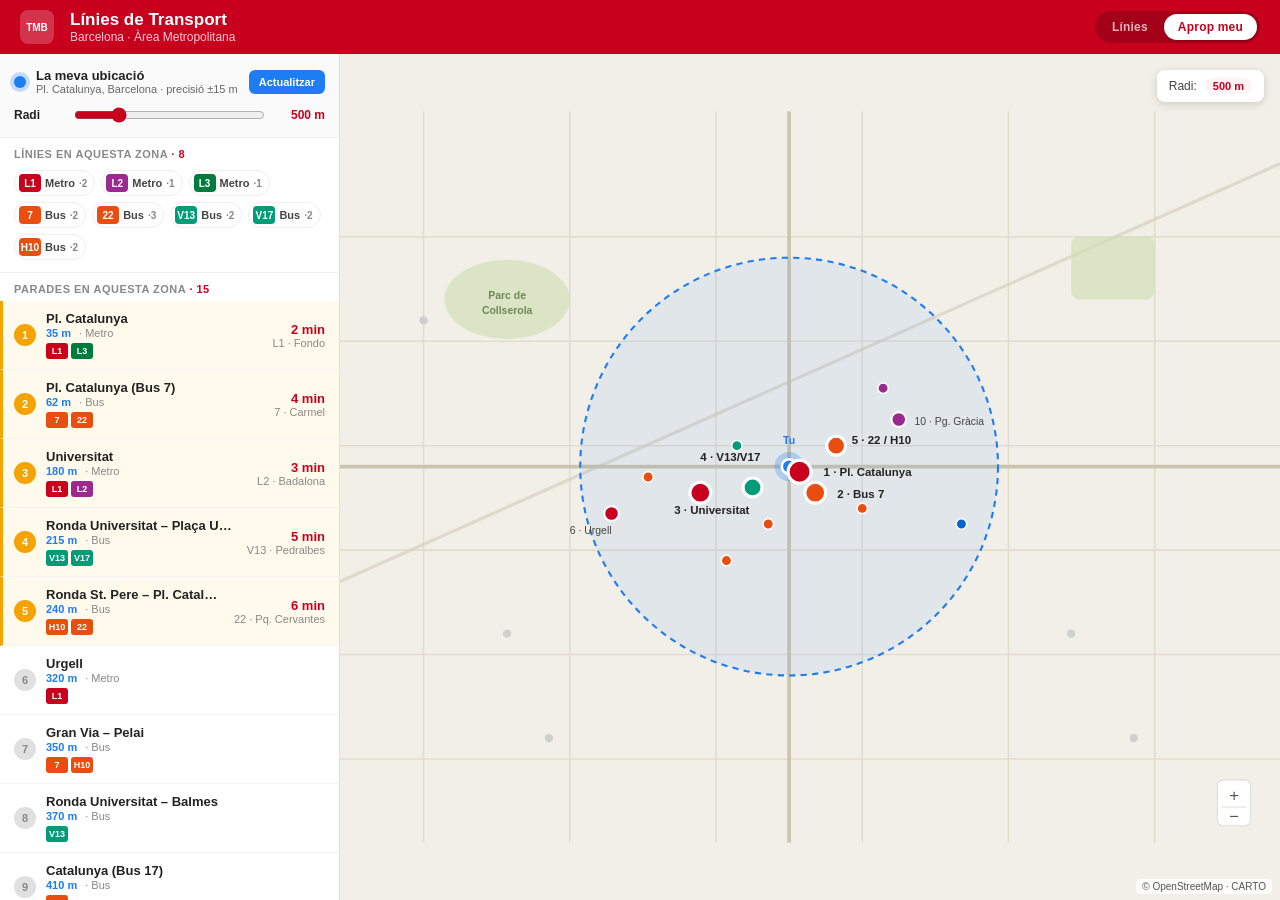
<file: mockup-aprop-meu.html>
<!DOCTYPE html>
<html lang="ca">
<head>
  <meta charset="UTF-8" />
  <meta name="viewport" content="width=device-width, initial-scale=1.0" />
  <title>TMB · Aprop meu — Mockup</title>
  <style>
    * { box-sizing: border-box; margin: 0; padding: 0; }
    body { font-family: -apple-system, BlinkMacSystemFont, 'Segoe UI', sans-serif; background: #f5f5f5; height: 100vh; display: flex; flex-direction: column; }

    /* HEADER */
    header {
      background: #c8001e;
      color: white;
      padding: 10px 20px;
      display: flex;
      align-items: center;
      gap: 16px;
      box-shadow: 0 2px 6px rgba(0,0,0,0.2);
      flex-shrink: 0;
    }
    header h1 { font-size: 17px; font-weight: 700; }
    header .subtitle { font-size: 12px; opacity: 0.8; }
    .tmb-logo { width: 34px; height: 34px; background: rgba(255,255,255,0.2); border-radius: 8px; display:flex; align-items:center; justify-content:center; font-size:10px; font-weight:800; }

    .mode-toggle {
      margin-left: auto;
      display: inline-flex;
      background: rgba(0,0,0,0.18);
      border-radius: 999px;
      padding: 3px;
      gap: 2px;
    }
    .mode-toggle button {
      background: transparent;
      border: none;
      color: rgba(255,255,255,0.7);
      padding: 6px 14px;
      font-size: 12px;
      font-weight: 700;
      border-radius: 999px;
      cursor: pointer;
      letter-spacing: 0.2px;
    }
    .mode-toggle button.active {
      background: white;
      color: #c8001e;
      box-shadow: 0 1px 4px rgba(0,0,0,0.15);
    }

    main { display: flex; flex: 1; overflow: hidden; }

    /* LEFT PANEL */
    .panel {
      width: 340px;
      min-width: 300px;
      background: white;
      display: flex;
      flex-direction: column;
      border-right: 1px solid #e0e0e0;
      overflow: hidden;
    }

    .location-block {
      padding: 14px;
      border-bottom: 1px solid #eee;
      background: #fafafa;
    }
    .location-row {
      display: flex;
      align-items: center;
      gap: 10px;
      margin-bottom: 12px;
    }
    .geo-dot {
      width: 12px;
      height: 12px;
      border-radius: 50%;
      background: #1d7df2;
      box-shadow: 0 0 0 4px rgba(29,125,242,0.25);
      flex-shrink: 0;
    }
    .location-info { flex: 1; min-width: 0; }
    .location-title { font-size: 13px; font-weight: 700; color: #222; }
    .location-sub { font-size: 11px; color: #666; }
    .geo-btn {
      background: #1d7df2;
      color: white;
      border: none;
      padding: 6px 10px;
      border-radius: 6px;
      font-size: 11px;
      font-weight: 600;
      cursor: pointer;
    }

    .radius-row {
      display: flex;
      align-items: center;
      gap: 10px;
      font-size: 12px;
      color: #444;
    }
    .radius-row label { font-weight: 700; color: #222; min-width: 50px; }
    .radius-row input[type=range] { flex: 1; accent-color: #c8001e; }
    .radius-value { font-weight: 700; color: #c8001e; min-width: 50px; text-align: right; }

    .section-title {
      padding: 10px 14px 6px;
      font-size: 11px;
      font-weight: 800;
      color: #888;
      letter-spacing: 0.5px;
      text-transform: uppercase;
      background: white;
    }
    .section-count { color: #c8001e; font-weight: 800; }

    /* LINES ROW */
    .lines-row {
      display: flex;
      flex-wrap: wrap;
      gap: 6px;
      padding: 4px 14px 12px;
      border-bottom: 1px solid #f0f0f0;
    }
    .line-chip {
      display: inline-flex;
      align-items: center;
      gap: 4px;
      padding: 3px 7px 3px 4px;
      border-radius: 14px;
      background: white;
      border: 1.5px solid #eee;
      font-size: 11px;
      font-weight: 700;
      color: #444;
      cursor: pointer;
    }
    .line-chip-badge {
      width: 22px;
      height: 18px;
      border-radius: 4px;
      display: flex;
      align-items: center;
      justify-content: center;
      color: white;
      font-size: 10px;
      font-weight: 800;
    }
    .line-chip .count { color: #888; font-size: 10px; }

    /* STOPS LIST */
    .stops-list { overflow-y: auto; flex: 1; }
    .stop-item {
      display: flex;
      align-items: center;
      gap: 10px;
      padding: 10px 14px;
      border-bottom: 1px solid #f4f4f4;
      cursor: pointer;
    }
    .stop-item:hover { background: #fafafa; }
    .stop-item.highlight { background: #fffaec; border-left: 3px solid #f4a300; padding-left: 11px; }

    .stop-rank {
      width: 22px;
      height: 22px;
      border-radius: 50%;
      background: #f4a300;
      color: white;
      display: flex;
      align-items: center;
      justify-content: center;
      font-size: 11px;
      font-weight: 800;
      flex-shrink: 0;
    }
    .stop-rank.muted { background: #e0e0e0; color: #888; }

    .stop-info { flex: 1; min-width: 0; }
    .stop-name { font-size: 13px; font-weight: 600; color: #222; white-space: nowrap; overflow: hidden; text-overflow: ellipsis; }
    .stop-meta { font-size: 11px; color: #888; margin-top: 1px; display: flex; gap: 8px; align-items: center; }
    .meta-dist { color: #1d7df2; font-weight: 700; }
    .stop-lines { display: flex; gap: 3px; margin-top: 4px; }
    .stop-line-mini {
      width: 22px;
      height: 16px;
      border-radius: 3px;
      display: flex;
      align-items: center;
      justify-content: center;
      color: white;
      font-size: 9px;
      font-weight: 800;
    }

    .arrival {
      display: flex;
      flex-direction: column;
      align-items: flex-end;
      font-size: 11px;
      flex-shrink: 0;
    }
    .arrival-time { color: #c8001e; font-weight: 800; font-size: 13px; }
    .arrival-line { color: #888; }

    /* MAP */
    .map-area {
      flex: 1;
      position: relative;
      overflow: hidden;
      background: #f2efe9;
    }
    .map-svg { width: 100%; height: 100%; }

    .map-control {
      position: absolute;
      top: 16px;
      right: 16px;
      background: white;
      border-radius: 8px;
      box-shadow: 0 2px 8px rgba(0,0,0,0.15);
      padding: 8px 12px;
      font-size: 12px;
      color: #444;
      display: flex;
      align-items: center;
      gap: 8px;
    }
    .map-control .pill {
      display: inline-block;
      padding: 2px 8px;
      border-radius: 999px;
      background: #fff3f5;
      color: #c8001e;
      font-weight: 800;
      font-size: 11px;
    }

    .osm-attr {
      position: absolute;
      bottom: 6px;
      right: 8px;
      font-size: 10px;
      color: #555;
      background: rgba(255,255,255,0.8);
      padding: 2px 6px;
      border-radius: 4px;
    }

    /* Mobile */
    @media (max-width: 640px) {
      main { flex-direction: column-reverse; }
      .panel { width: 100%; min-width: unset; height: 50vh; border-right: none; border-top: 1px solid #e0e0e0; }
      .map-area { height: 50vh; }
      .mode-toggle { margin-left: 0; }
      header { flex-wrap: wrap; gap: 8px; }
      header .subtitle { display: none; }
    }
  </style>
</head>
<body>

<header>
  <div class="tmb-logo">TMB</div>
  <div>
    <h1>Línies de Transport</h1>
    <div class="subtitle">Barcelona · Àrea Metropolitana</div>
  </div>
  <div class="mode-toggle" role="tablist">
    <button>Línies</button>
    <button class="active">Aprop meu</button>
  </div>
</header>

<main>
  <!-- LEFT PANEL -->
  <aside class="panel">
    <div class="location-block">
      <div class="location-row">
        <div class="geo-dot"></div>
        <div class="location-info">
          <div class="location-title">La meva ubicació</div>
          <div class="location-sub">Pl. Catalunya, Barcelona · precisió ±15 m</div>
        </div>
        <button class="geo-btn">Actualitzar</button>
      </div>
      <div class="radius-row">
        <label for="radius">Radi</label>
        <input type="range" id="radius" min="100" max="2000" step="50" value="500" />
        <span class="radius-value">500 m</span>
      </div>
    </div>

    <!-- LÍNIES amb parades en el radi -->
    <div class="section-title">Línies en aquesta zona <span class="section-count">· 8</span></div>
    <div class="lines-row">
      <span class="line-chip"><span class="line-chip-badge" style="background:#C8001E">L1</span> Metro <span class="count">·2</span></span>
      <span class="line-chip"><span class="line-chip-badge" style="background:#9B2990">L2</span> Metro <span class="count">·1</span></span>
      <span class="line-chip"><span class="line-chip-badge" style="background:#007A3D">L3</span> Metro <span class="count">·1</span></span>
      <span class="line-chip"><span class="line-chip-badge" style="background:#E84E0F">7</span> Bus <span class="count">·2</span></span>
      <span class="line-chip"><span class="line-chip-badge" style="background:#E84E0F">22</span> Bus <span class="count">·3</span></span>
      <span class="line-chip"><span class="line-chip-badge" style="background:#009B77">V13</span> Bus <span class="count">·2</span></span>
      <span class="line-chip"><span class="line-chip-badge" style="background:#009B77">V17</span> Bus <span class="count">·2</span></span>
      <span class="line-chip"><span class="line-chip-badge" style="background:#E84E0F">H10</span> Bus <span class="count">·2</span></span>
    </div>

    <!-- PARADES (top 5 amb temps real + la resta) -->
    <div class="section-title">Parades en aquesta zona <span class="section-count">· 15</span></div>
    <div class="stops-list">
      <!-- Top 5 amb temps real -->
      <div class="stop-item highlight">
        <div class="stop-rank">1</div>
        <div class="stop-info">
          <div class="stop-name">Pl. Catalunya</div>
          <div class="stop-meta"><span class="meta-dist">35 m</span> · Metro</div>
          <div class="stop-lines">
            <span class="stop-line-mini" style="background:#C8001E">L1</span>
            <span class="stop-line-mini" style="background:#007A3D">L3</span>
          </div>
        </div>
        <div class="arrival">
          <span class="arrival-time">2 min</span>
          <span class="arrival-line">L1 · Fondo</span>
        </div>
      </div>

      <div class="stop-item highlight">
        <div class="stop-rank">2</div>
        <div class="stop-info">
          <div class="stop-name">Pl. Catalunya (Bus 7)</div>
          <div class="stop-meta"><span class="meta-dist">62 m</span> · Bus</div>
          <div class="stop-lines">
            <span class="stop-line-mini" style="background:#E84E0F">7</span>
            <span class="stop-line-mini" style="background:#E84E0F">22</span>
          </div>
        </div>
        <div class="arrival">
          <span class="arrival-time">4 min</span>
          <span class="arrival-line">7 · Carmel</span>
        </div>
      </div>

      <div class="stop-item highlight">
        <div class="stop-rank">3</div>
        <div class="stop-info">
          <div class="stop-name">Universitat</div>
          <div class="stop-meta"><span class="meta-dist">180 m</span> · Metro</div>
          <div class="stop-lines">
            <span class="stop-line-mini" style="background:#C8001E">L1</span>
            <span class="stop-line-mini" style="background:#9B2990">L2</span>
          </div>
        </div>
        <div class="arrival">
          <span class="arrival-time">3 min</span>
          <span class="arrival-line">L2 · Badalona</span>
        </div>
      </div>

      <div class="stop-item highlight">
        <div class="stop-rank">4</div>
        <div class="stop-info">
          <div class="stop-name">Ronda Universitat – Plaça Universitat</div>
          <div class="stop-meta"><span class="meta-dist">215 m</span> · Bus</div>
          <div class="stop-lines">
            <span class="stop-line-mini" style="background:#009B77">V13</span>
            <span class="stop-line-mini" style="background:#009B77">V17</span>
          </div>
        </div>
        <div class="arrival">
          <span class="arrival-time">5 min</span>
          <span class="arrival-line">V13 · Pedralbes</span>
        </div>
      </div>

      <div class="stop-item highlight">
        <div class="stop-rank">5</div>
        <div class="stop-info">
          <div class="stop-name">Ronda St. Pere – Pl. Catalunya</div>
          <div class="stop-meta"><span class="meta-dist">240 m</span> · Bus</div>
          <div class="stop-lines">
            <span class="stop-line-mini" style="background:#E84E0F">H10</span>
            <span class="stop-line-mini" style="background:#E84E0F">22</span>
          </div>
        </div>
        <div class="arrival">
          <span class="arrival-time">6 min</span>
          <span class="arrival-line">22 · Pq. Cervantes</span>
        </div>
      </div>

      <!-- Resta sense temps real -->
      <div class="stop-item">
        <div class="stop-rank muted">6</div>
        <div class="stop-info">
          <div class="stop-name">Urgell</div>
          <div class="stop-meta"><span class="meta-dist">320 m</span> · Metro</div>
          <div class="stop-lines">
            <span class="stop-line-mini" style="background:#C8001E">L1</span>
          </div>
        </div>
      </div>
      <div class="stop-item">
        <div class="stop-rank muted">7</div>
        <div class="stop-info">
          <div class="stop-name">Gran Via – Pelai</div>
          <div class="stop-meta"><span class="meta-dist">350 m</span> · Bus</div>
          <div class="stop-lines">
            <span class="stop-line-mini" style="background:#E84E0F">7</span>
            <span class="stop-line-mini" style="background:#E84E0F">H10</span>
          </div>
        </div>
      </div>
      <div class="stop-item">
        <div class="stop-rank muted">8</div>
        <div class="stop-info">
          <div class="stop-name">Ronda Universitat – Balmes</div>
          <div class="stop-meta"><span class="meta-dist">370 m</span> · Bus</div>
          <div class="stop-lines">
            <span class="stop-line-mini" style="background:#009B77">V13</span>
          </div>
        </div>
      </div>
      <div class="stop-item">
        <div class="stop-rank muted">9</div>
        <div class="stop-info">
          <div class="stop-name">Catalunya (Bus 17)</div>
          <div class="stop-meta"><span class="meta-dist">410 m</span> · Bus</div>
          <div class="stop-lines">
            <span class="stop-line-mini" style="background:#E84E0F">17</span>
          </div>
        </div>
      </div>
      <div class="stop-item">
        <div class="stop-rank muted">10</div>
        <div class="stop-info">
          <div class="stop-name">Passeig de Gràcia (sortida nord)</div>
          <div class="stop-meta"><span class="meta-dist">440 m</span> · Metro</div>
          <div class="stop-lines">
            <span class="stop-line-mini" style="background:#9B2990">L2</span>
            <span class="stop-line-mini" style="background:#0066CC">L4</span>
          </div>
        </div>
      </div>
    </div>
  </aside>

  <!-- MAP -->
  <div class="map-area">
    <div class="map-control">
      <span>Radi:</span> <span class="pill">500 m</span>
    </div>

    <svg class="map-svg" viewBox="0 0 900 700" xmlns="http://www.w3.org/2000/svg">
      <!-- Background: voyager-ish -->
      <rect width="900" height="700" fill="#f2efe9"/>

      <!-- Streets grid -->
      <g stroke="#e2dccd" stroke-width="1.5">
        <line x1="0" y1="120" x2="900" y2="120"/>
        <line x1="0" y1="220" x2="900" y2="220"/>
        <line x1="0" y1="320" x2="900" y2="320"/>
        <line x1="0" y1="420" x2="900" y2="420"/>
        <line x1="0" y1="520" x2="900" y2="520"/>
        <line x1="0" y1="620" x2="900" y2="620"/>
        <line x1="80" y1="0" x2="80" y2="700"/>
        <line x1="220" y1="0" x2="220" y2="700"/>
        <line x1="360" y1="0" x2="360" y2="700"/>
        <line x1="500" y1="0" x2="500" y2="700"/>
        <line x1="640" y1="0" x2="640" y2="700"/>
        <line x1="780" y1="0" x2="780" y2="700"/>
      </g>
      <!-- Diagonal -->
      <line x1="0" y1="450" x2="900" y2="50" stroke="#d8d0bd" stroke-width="3" opacity="0.7"/>
      <!-- Main avenues -->
      <line x1="0" y1="340" x2="900" y2="340" stroke="#ccc4ad" stroke-width="3.5"/>
      <line x1="430" y1="0" x2="430" y2="700" stroke="#ccc4ad" stroke-width="3.5"/>

      <!-- Parks -->
      <ellipse cx="160" cy="180" rx="60" ry="38" fill="#cfe1b4" opacity="0.65"/>
      <text x="160" y="180" text-anchor="middle" font-size="10" fill="#6a8a50" font-weight="600">Parc de</text>
      <text x="160" y="194" text-anchor="middle" font-size="10" fill="#6a8a50" font-weight="600">Collserola</text>
      <rect x="700" y="120" width="80" height="60" rx="8" fill="#cfe1b4" opacity="0.65"/>

      <!-- RADIUS circle -->
      <circle cx="430" cy="340" r="200" fill="#1d7df2" fill-opacity="0.08" stroke="#1d7df2" stroke-width="2" stroke-dasharray="6 5"/>

      <!-- User location -->
      <circle cx="430" cy="340" r="14" fill="#1d7df2" fill-opacity="0.25"/>
      <circle cx="430" cy="340" r="7" fill="#1d7df2" stroke="white" stroke-width="2.5"/>
      <text x="430" y="318" text-anchor="middle" font-size="10" fill="#1d7df2" font-weight="700">Tu</text>

      <!-- METRO STOPS within radius (red/L1, purple/L2, green/L3, blue/L4) -->
      <!-- Pl. Catalunya: L1 + L3 -->
      <g>
        <circle cx="440" cy="345" r="11" fill="#C8001E" stroke="white" stroke-width="3"/>
        <text x="463" y="349" font-size="11" fill="#222" font-weight="700">1 · Pl. Catalunya</text>
      </g>
      <!-- Universitat -->
      <g>
        <circle cx="345" cy="365" r="10" fill="#C8001E" stroke="white" stroke-width="3"/>
        <text x="320" y="385" font-size="11" fill="#222" font-weight="600">3 · Universitat</text>
      </g>
      <!-- Passeig de Gràcia -->
      <g>
        <circle cx="535" cy="295" r="7" fill="#9B2990" stroke="white" stroke-width="2"/>
        <text x="550" y="300" font-size="10" fill="#444">10 · Pg. Gràcia</text>
      </g>
      <!-- Urgell -->
      <g>
        <circle cx="260" cy="385" r="7" fill="#C8001E" stroke="white" stroke-width="2"/>
        <text x="220" y="405" font-size="10" fill="#444">6 · Urgell</text>
      </g>

      <!-- BUS STOPS -->
      <!-- Bus 7 (Pl. Catalunya) -->
      <g>
        <circle cx="455" cy="365" r="10" fill="#E84E0F" stroke="white" stroke-width="3"/>
        <text x="476" y="370" font-size="11" fill="#222" font-weight="700">2 · Bus 7</text>
      </g>
      <!-- Bus V13/V17 (Ronda Universitat – Plaça) -->
      <g>
        <circle cx="395" cy="360" r="9" fill="#009B77" stroke="white" stroke-width="3"/>
        <text x="345" y="335" font-size="11" fill="#222" font-weight="700">4 · V13/V17</text>
      </g>
      <!-- Bus 22/H10 (Ronda St Pere) -->
      <g>
        <circle cx="475" cy="320" r="9" fill="#E84E0F" stroke="white" stroke-width="3"/>
        <text x="490" y="318" font-size="11" fill="#222" font-weight="700">5 · 22 / H10</text>
      </g>

      <!-- Otres parades (gris-petit) -->
      <circle cx="410" cy="395" r="5" fill="#E84E0F" stroke="white" stroke-width="1.5"/>
      <circle cx="380" cy="320" r="5" fill="#009B77" stroke="white" stroke-width="1.5"/>
      <circle cx="500" cy="380" r="5" fill="#E84E0F" stroke="white" stroke-width="1.5"/>
      <circle cx="520" cy="265" r="5" fill="#9B2990" stroke="white" stroke-width="1.5"/>
      <circle cx="295" cy="350" r="5" fill="#E84E0F" stroke="white" stroke-width="1.5"/>
      <circle cx="370" cy="430" r="5" fill="#E84E0F" stroke="white" stroke-width="1.5"/>
      <circle cx="595" cy="395" r="5" fill="#0066CC" stroke="white" stroke-width="1.5"/>

      <!-- Parades fora del radi (encara més petites i descolorides) -->
      <circle cx="160" cy="500" r="4" fill="#cfcfcf"/>
      <circle cx="200" cy="600" r="4" fill="#cfcfcf"/>
      <circle cx="700" cy="500" r="4" fill="#cfcfcf"/>
      <circle cx="760" cy="600" r="4" fill="#cfcfcf"/>
      <circle cx="80" cy="200" r="4" fill="#cfcfcf"/>

      <!-- Map controls (zoom) -->
      <rect x="840" y="640" width="32" height="44" rx="6" fill="white" stroke="#ddd"/>
      <text x="856" y="660" text-anchor="middle" font-size="16" fill="#555">+</text>
      <line x1="844" y1="666" x2="868" y2="666" stroke="#ddd"/>
      <text x="856" y="680" text-anchor="middle" font-size="16" fill="#555">−</text>
    </svg>

    <div class="osm-attr">© OpenStreetMap · CARTO</div>
  </div>
</main>

</body>
</html>
</file>
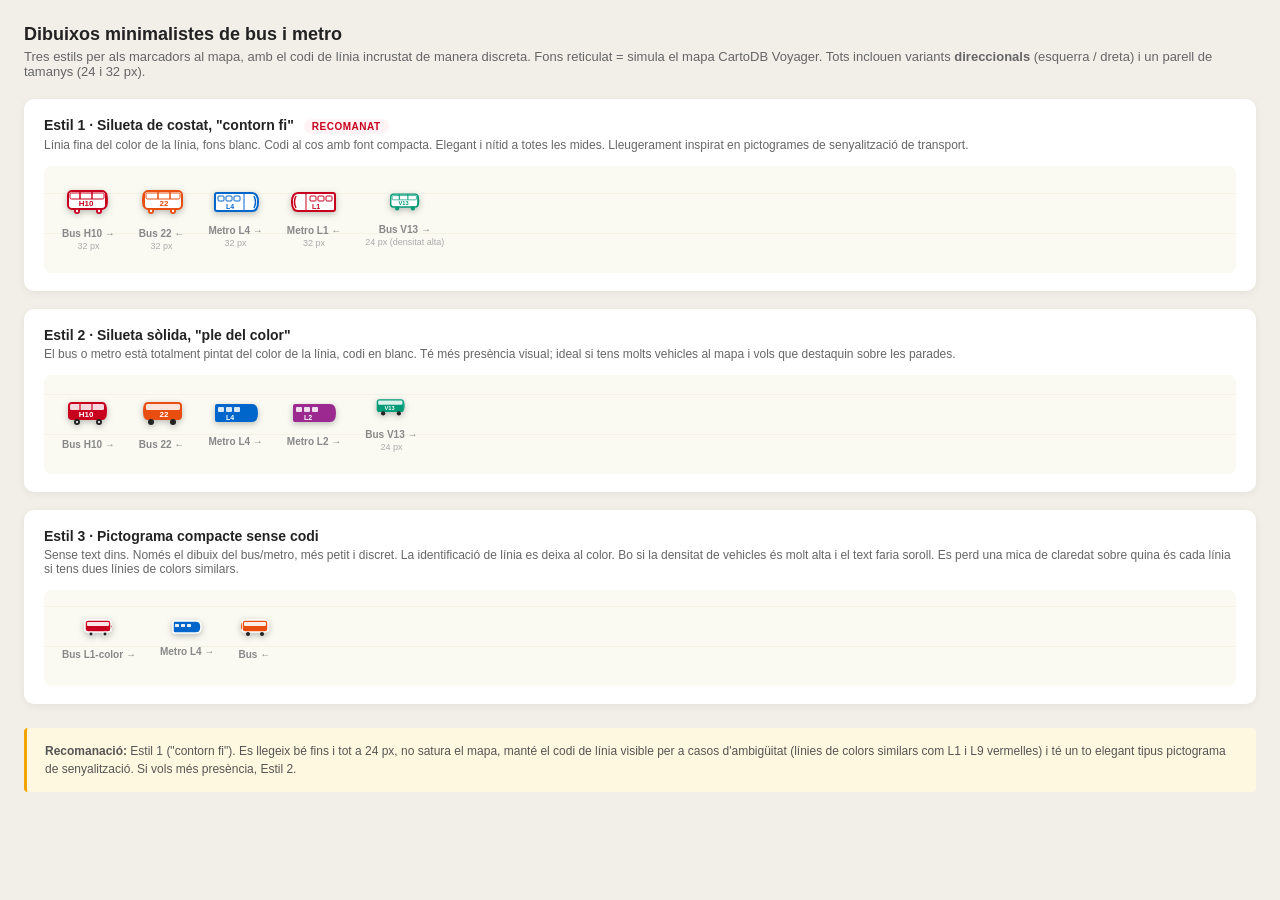
<file: mockup-vehicle-icons-v2.html>
<!DOCTYPE html>
<html lang="ca">
<head>
<meta charset="UTF-8" />
<meta name="viewport" content="width=device-width, initial-scale=1.0" />
<title>Dibuixos minimalistes de bus i metro</title>
<style>
  * { box-sizing: border-box; margin: 0; padding: 0; }
  body {
    font-family: -apple-system, BlinkMacSystemFont, 'Segoe UI', sans-serif;
    background: #f2efe9;
    padding: 24px;
    color: #222;
  }
  h1 { font-size: 18px; margin-bottom: 4px; }
  .lead { color: #666; font-size: 13px; margin-bottom: 20px; }

  .option {
    background: white;
    border-radius: 10px;
    box-shadow: 0 2px 8px rgba(0,0,0,0.06);
    padding: 18px 20px;
    margin-bottom: 18px;
  }
  .option-head {
    display: flex;
    align-items: baseline;
    gap: 10px;
    margin-bottom: 4px;
  }
  .option-head h2 { font-size: 14px; font-weight: 800; color: #222; }
  .option-head .tag {
    font-size: 10px;
    font-weight: 700;
    color: #c8001e;
    background: #fff3f5;
    padding: 2px 8px;
    border-radius: 999px;
    text-transform: uppercase;
    letter-spacing: 0.5px;
  }
  .option p { color: #666; font-size: 12px; margin-bottom: 14px; }

  .preview-row {
    display: flex;
    gap: 24px;
    align-items: center;
    flex-wrap: wrap;
    margin-top: 12px;
    padding: 22px 18px;
    background:
      repeating-linear-gradient(0deg, #fafaf3, #fafaf3 39px, #efe9d8 40px),
      repeating-linear-gradient(90deg, #fafaf3, #fafaf3 39px, #efe9d8 40px);
    border-radius: 8px;
    min-height: 96px;
  }
  .preview-item { text-align: center; }
  .preview-item .caption {
    margin-top: 8px;
    font-size: 10px;
    color: #888;
    font-weight: 600;
  }

  .icon-wrap {
    display: inline-flex;
    filter: drop-shadow(0 2px 3px rgba(0,0,0,0.25));
  }
  .flip { transform: scaleX(-1); }

  .size-label { font-size: 9px; color: #aaa; margin-top: 2px; }

  .footer-note {
    margin-top: 24px;
    padding: 14px 18px;
    background: #fff8e1;
    border-left: 3px solid #f4a300;
    border-radius: 4px;
    font-size: 12px;
    color: #555;
    line-height: 1.5;
  }
</style>
</head>
<body>

<h1>Dibuixos minimalistes de bus i metro</h1>
<p class="lead">Tres estils per als marcadors al mapa, amb el codi de línia incrustat de manera discreta. Fons reticulat = simula el mapa CartoDB Voyager. Tots inclouen variants <strong>direccionals</strong> (esquerra / dreta) i un parell de tamanys (24 i 32 px).</p>

<!-- DESIGN 1: Side silhouette outlined -->
<div class="option">
  <div class="option-head">
    <h2>Estil 1 · Silueta de costat, "contorn fi"</h2>
    <span class="tag">Recomanat</span>
  </div>
  <p>Línia fina del color de la línia, fons blanc. Codi al cos amb font compacta. Elegant i nítid a totes les mides. Lleugerament inspirat en pictogrames de senyalització de transport.</p>
  <div class="preview-row">
    <!-- BUS 32px right -->
    <div class="preview-item">
      <span class="icon-wrap">
        <svg width="44" height="28" viewBox="0 0 44 28">
          <!-- body -->
          <rect x="2" y="3" width="38" height="18" rx="4" fill="white" stroke="#C8001E" stroke-width="2"/>
          <!-- nose / windshield -->
          <path d="M40 5 Q42 12 40 19" fill="white" stroke="#C8001E" stroke-width="2"/>
          <!-- windows -->
          <line x1="14" y1="3" x2="14" y2="11" stroke="#C8001E" stroke-width="1.5"/>
          <line x1="26" y1="3" x2="26" y2="11" stroke="#C8001E" stroke-width="1.5"/>
          <rect x="4" y="5" width="34" height="6" rx="1.5" fill="none" stroke="#C8001E" stroke-width="1"/>
          <!-- wheels -->
          <circle cx="11" cy="23" r="3" fill="#C8001E"/>
          <circle cx="11" cy="23" r="1.2" fill="white"/>
          <circle cx="33" cy="23" r="3" fill="#C8001E"/>
          <circle cx="33" cy="23" r="1.2" fill="white"/>
          <!-- code -->
          <text x="20" y="18" text-anchor="middle" font-family="-apple-system,Segoe UI,sans-serif" font-size="8" font-weight="800" fill="#C8001E">H10</text>
        </svg>
      </span>
      <div class="caption">Bus H10 →</div>
      <div class="size-label">32 px</div>
    </div>

    <!-- BUS 32px left -->
    <div class="preview-item">
      <span class="icon-wrap flip">
        <svg width="44" height="28" viewBox="0 0 44 28">
          <rect x="2" y="3" width="38" height="18" rx="4" fill="white" stroke="#E84E0F" stroke-width="2"/>
          <path d="M40 5 Q42 12 40 19" fill="white" stroke="#E84E0F" stroke-width="2"/>
          <line x1="14" y1="3" x2="14" y2="11" stroke="#E84E0F" stroke-width="1.5"/>
          <line x1="26" y1="3" x2="26" y2="11" stroke="#E84E0F" stroke-width="1.5"/>
          <rect x="4" y="5" width="34" height="6" rx="1.5" fill="none" stroke="#E84E0F" stroke-width="1"/>
          <circle cx="11" cy="23" r="3" fill="#E84E0F"/>
          <circle cx="11" cy="23" r="1.2" fill="white"/>
          <circle cx="33" cy="23" r="3" fill="#E84E0F"/>
          <circle cx="33" cy="23" r="1.2" fill="white"/>
          <text x="20" y="18" text-anchor="middle" font-family="-apple-system,Segoe UI,sans-serif" font-size="8" font-weight="800" fill="#E84E0F" transform="scale(-1 1) translate(-40 0)">22</text>
        </svg>
      </span>
      <div class="caption">Bus 22 ←</div>
      <div class="size-label">32 px</div>
    </div>

    <!-- METRO 32px right -->
    <div class="preview-item">
      <span class="icon-wrap">
        <svg width="48" height="22" viewBox="0 0 48 22">
          <!-- streamlined body -->
          <path d="M3 4 Q3 2 5 2 L40 2 Q46 2 46 11 Q46 20 40 20 L5 20 Q3 20 3 18 Z" fill="white" stroke="#0066CC" stroke-width="2"/>
          <!-- nose detail -->
          <path d="M42 5 Q45 11 42 17" fill="none" stroke="#0066CC" stroke-width="1.5"/>
          <!-- windows -->
          <rect x="6" y="5" width="6" height="5" rx="1" fill="none" stroke="#0066CC" stroke-width="1"/>
          <rect x="14" y="5" width="6" height="5" rx="1" fill="none" stroke="#0066CC" stroke-width="1"/>
          <rect x="22" y="5" width="6" height="5" rx="1" fill="none" stroke="#0066CC" stroke-width="1"/>
          <!-- door line -->
          <line x1="32" y1="2" x2="32" y2="20" stroke="#0066CC" stroke-width="1"/>
          <!-- code -->
          <text x="18" y="18" text-anchor="middle" font-family="-apple-system,Segoe UI,sans-serif" font-size="7" font-weight="800" fill="#0066CC">L4</text>
        </svg>
      </span>
      <div class="caption">Metro L4 →</div>
      <div class="size-label">32 px</div>
    </div>

    <!-- METRO 32px left -->
    <div class="preview-item">
      <span class="icon-wrap flip">
        <svg width="48" height="22" viewBox="0 0 48 22">
          <path d="M3 4 Q3 2 5 2 L40 2 Q46 2 46 11 Q46 20 40 20 L5 20 Q3 20 3 18 Z" fill="white" stroke="#C8001E" stroke-width="2"/>
          <path d="M42 5 Q45 11 42 17" fill="none" stroke="#C8001E" stroke-width="1.5"/>
          <rect x="6" y="5" width="6" height="5" rx="1" fill="none" stroke="#C8001E" stroke-width="1"/>
          <rect x="14" y="5" width="6" height="5" rx="1" fill="none" stroke="#C8001E" stroke-width="1"/>
          <rect x="22" y="5" width="6" height="5" rx="1" fill="none" stroke="#C8001E" stroke-width="1"/>
          <line x1="32" y1="2" x2="32" y2="20" stroke="#C8001E" stroke-width="1"/>
          <text x="18" y="18" text-anchor="middle" font-family="-apple-system,Segoe UI,sans-serif" font-size="7" font-weight="800" fill="#C8001E" transform="scale(-1 1) translate(-40 0)">L1</text>
        </svg>
      </span>
      <div class="caption">Metro L1 ←</div>
      <div class="size-label">32 px</div>
    </div>

    <!-- BUS 24px -->
    <div class="preview-item">
      <span class="icon-wrap">
        <svg width="32" height="20" viewBox="0 0 44 28">
          <rect x="2" y="3" width="38" height="18" rx="4" fill="white" stroke="#009B77" stroke-width="2"/>
          <path d="M40 5 Q42 12 40 19" fill="white" stroke="#009B77" stroke-width="2"/>
          <line x1="14" y1="3" x2="14" y2="11" stroke="#009B77" stroke-width="1.5"/>
          <line x1="26" y1="3" x2="26" y2="11" stroke="#009B77" stroke-width="1.5"/>
          <rect x="4" y="5" width="34" height="6" rx="1.5" fill="none" stroke="#009B77" stroke-width="1"/>
          <circle cx="11" cy="23" r="3" fill="#009B77"/>
          <circle cx="33" cy="23" r="3" fill="#009B77"/>
          <text x="20" y="18" text-anchor="middle" font-family="-apple-system,Segoe UI,sans-serif" font-size="8" font-weight="800" fill="#009B77">V13</text>
        </svg>
      </span>
      <div class="caption">Bus V13 →</div>
      <div class="size-label">24 px (densitat alta)</div>
    </div>
  </div>
</div>

<!-- DESIGN 2: Solid fill silhouette -->
<div class="option">
  <div class="option-head">
    <h2>Estil 2 · Silueta sòlida, "ple del color"</h2>
  </div>
  <p>El bus o metro està totalment pintat del color de la línia, codi en blanc. Té més presència visual; ideal si tens molts vehicles al mapa i vols que destaquin sobre les parades.</p>
  <div class="preview-row">
    <div class="preview-item">
      <span class="icon-wrap">
        <svg width="44" height="28" viewBox="0 0 44 28">
          <rect x="2" y="3" width="38" height="18" rx="4" fill="#C8001E"/>
          <path d="M40 5 Q42 12 40 19" fill="#C8001E"/>
          <rect x="4" y="5" width="34" height="6" rx="1.5" fill="rgba(255,255,255,0.85)"/>
          <line x1="14" y1="5" x2="14" y2="11" stroke="#C8001E" stroke-width="1.2"/>
          <line x1="26" y1="5" x2="26" y2="11" stroke="#C8001E" stroke-width="1.2"/>
          <circle cx="11" cy="23" r="3" fill="#222"/>
          <circle cx="11" cy="23" r="1.1" fill="white"/>
          <circle cx="33" cy="23" r="3" fill="#222"/>
          <circle cx="33" cy="23" r="1.1" fill="white"/>
          <text x="20" y="18" text-anchor="middle" font-family="-apple-system,Segoe UI,sans-serif" font-size="8" font-weight="800" fill="white">H10</text>
        </svg>
      </span>
      <div class="caption">Bus H10 →</div>
    </div>
    <div class="preview-item">
      <span class="icon-wrap flip">
        <svg width="44" height="28" viewBox="0 0 44 28">
          <rect x="2" y="3" width="38" height="18" rx="4" fill="#E84E0F"/>
          <path d="M40 5 Q42 12 40 19" fill="#E84E0F"/>
          <rect x="4" y="5" width="34" height="6" rx="1.5" fill="rgba(255,255,255,0.85)"/>
          <circle cx="11" cy="23" r="3" fill="#222"/>
          <circle cx="33" cy="23" r="3" fill="#222"/>
          <text x="20" y="18" text-anchor="middle" font-family="-apple-system,Segoe UI,sans-serif" font-size="8" font-weight="800" fill="white" transform="scale(-1 1) translate(-40 0)">22</text>
        </svg>
      </span>
      <div class="caption">Bus 22 ←</div>
    </div>
    <div class="preview-item">
      <span class="icon-wrap">
        <svg width="48" height="22" viewBox="0 0 48 22">
          <path d="M3 4 Q3 2 5 2 L40 2 Q46 2 46 11 Q46 20 40 20 L5 20 Q3 20 3 18 Z" fill="#0066CC"/>
          <rect x="6" y="5" width="6" height="5" rx="1" fill="rgba(255,255,255,0.85)"/>
          <rect x="14" y="5" width="6" height="5" rx="1" fill="rgba(255,255,255,0.85)"/>
          <rect x="22" y="5" width="6" height="5" rx="1" fill="rgba(255,255,255,0.85)"/>
          <text x="18" y="18" text-anchor="middle" font-family="-apple-system,Segoe UI,sans-serif" font-size="7" font-weight="800" fill="white">L4</text>
        </svg>
      </span>
      <div class="caption">Metro L4 →</div>
    </div>
    <div class="preview-item">
      <span class="icon-wrap">
        <svg width="48" height="22" viewBox="0 0 48 22">
          <path d="M3 4 Q3 2 5 2 L40 2 Q46 2 46 11 Q46 20 40 20 L5 20 Q3 20 3 18 Z" fill="#9B2990"/>
          <rect x="6" y="5" width="6" height="5" rx="1" fill="rgba(255,255,255,0.85)"/>
          <rect x="14" y="5" width="6" height="5" rx="1" fill="rgba(255,255,255,0.85)"/>
          <rect x="22" y="5" width="6" height="5" rx="1" fill="rgba(255,255,255,0.85)"/>
          <text x="18" y="18" text-anchor="middle" font-family="-apple-system,Segoe UI,sans-serif" font-size="7" font-weight="800" fill="white">L2</text>
        </svg>
      </span>
      <div class="caption">Metro L2 →</div>
    </div>
    <div class="preview-item">
      <span class="icon-wrap">
        <svg width="32" height="20" viewBox="0 0 44 28">
          <rect x="2" y="3" width="38" height="18" rx="4" fill="#009B77"/>
          <path d="M40 5 Q42 12 40 19" fill="#009B77"/>
          <rect x="4" y="5" width="34" height="6" rx="1.5" fill="rgba(255,255,255,0.85)"/>
          <circle cx="11" cy="23" r="3" fill="#222"/>
          <circle cx="33" cy="23" r="3" fill="#222"/>
          <text x="20" y="18" text-anchor="middle" font-family="-apple-system,Segoe UI,sans-serif" font-size="8" font-weight="800" fill="white">V13</text>
        </svg>
      </span>
      <div class="caption">Bus V13 →</div>
      <div class="size-label">24 px</div>
    </div>
  </div>
</div>

<!-- DESIGN 3: Tiny pictogram -->
<div class="option">
  <div class="option-head">
    <h2>Estil 3 · Pictograma compacte sense codi</h2>
  </div>
  <p>Sense text dins. Només el dibuix del bus/metro, més petit i discret. La identificació de línia es deixa al color. Bo si la densitat de vehicles és molt alta i el text faria soroll. Es perd una mica de claredat sobre quina és cada línia si tens dues línies de colors similars.</p>
  <div class="preview-row">
    <div class="preview-item">
      <span class="icon-wrap">
        <svg width="32" height="20" viewBox="0 0 32 20">
          <rect x="2" y="3" width="26" height="12" rx="3" fill="#C8001E" stroke="white" stroke-width="1.5"/>
          <rect x="4" y="5" width="22" height="4" rx="1" fill="rgba(255,255,255,0.9)"/>
          <circle cx="8" cy="17" r="2" fill="#222" stroke="white" stroke-width="0.8"/>
          <circle cx="22" cy="17" r="2" fill="#222" stroke="white" stroke-width="0.8"/>
          <path d="M28 5 Q30 10 28 13" fill="#C8001E" stroke="white" stroke-width="1"/>
        </svg>
      </span>
      <div class="caption">Bus L1-color →</div>
    </div>
    <div class="preview-item">
      <span class="icon-wrap">
        <svg width="32" height="14" viewBox="0 0 32 14">
          <path d="M2 3 Q2 1 4 1 L25 1 Q30 1 30 7 Q30 13 25 13 L4 13 Q2 13 2 11 Z" fill="#0066CC" stroke="white" stroke-width="1.5"/>
          <rect x="4" y="4" width="4" height="3" rx="0.5" fill="rgba(255,255,255,0.9)"/>
          <rect x="10" y="4" width="4" height="3" rx="0.5" fill="rgba(255,255,255,0.9)"/>
          <rect x="16" y="4" width="4" height="3" rx="0.5" fill="rgba(255,255,255,0.9)"/>
        </svg>
      </span>
      <div class="caption">Metro L4 →</div>
    </div>
    <div class="preview-item">
      <span class="icon-wrap flip">
        <svg width="32" height="20" viewBox="0 0 32 20">
          <rect x="2" y="3" width="26" height="12" rx="3" fill="#E84E0F" stroke="white" stroke-width="1.5"/>
          <rect x="4" y="5" width="22" height="4" rx="1" fill="rgba(255,255,255,0.9)"/>
          <circle cx="8" cy="17" r="2" fill="#222"/>
          <circle cx="22" cy="17" r="2" fill="#222"/>
          <path d="M28 5 Q30 10 28 13" fill="#E84E0F"/>
        </svg>
      </span>
      <div class="caption">Bus ←</div>
    </div>
  </div>
</div>

<div class="footer-note">
  <strong>Recomanació:</strong> Estil 1 ("contorn fi"). Es llegeix bé fins i tot a 24 px, no satura el mapa, manté el codi de línia visible per a casos d'ambigüitat (línies de colors similars com L1 i L9 vermelles) i té un to elegant tipus pictograma de senyalització. Si vols més presència, Estil 2.
</div>

</body>
</html>
</file>
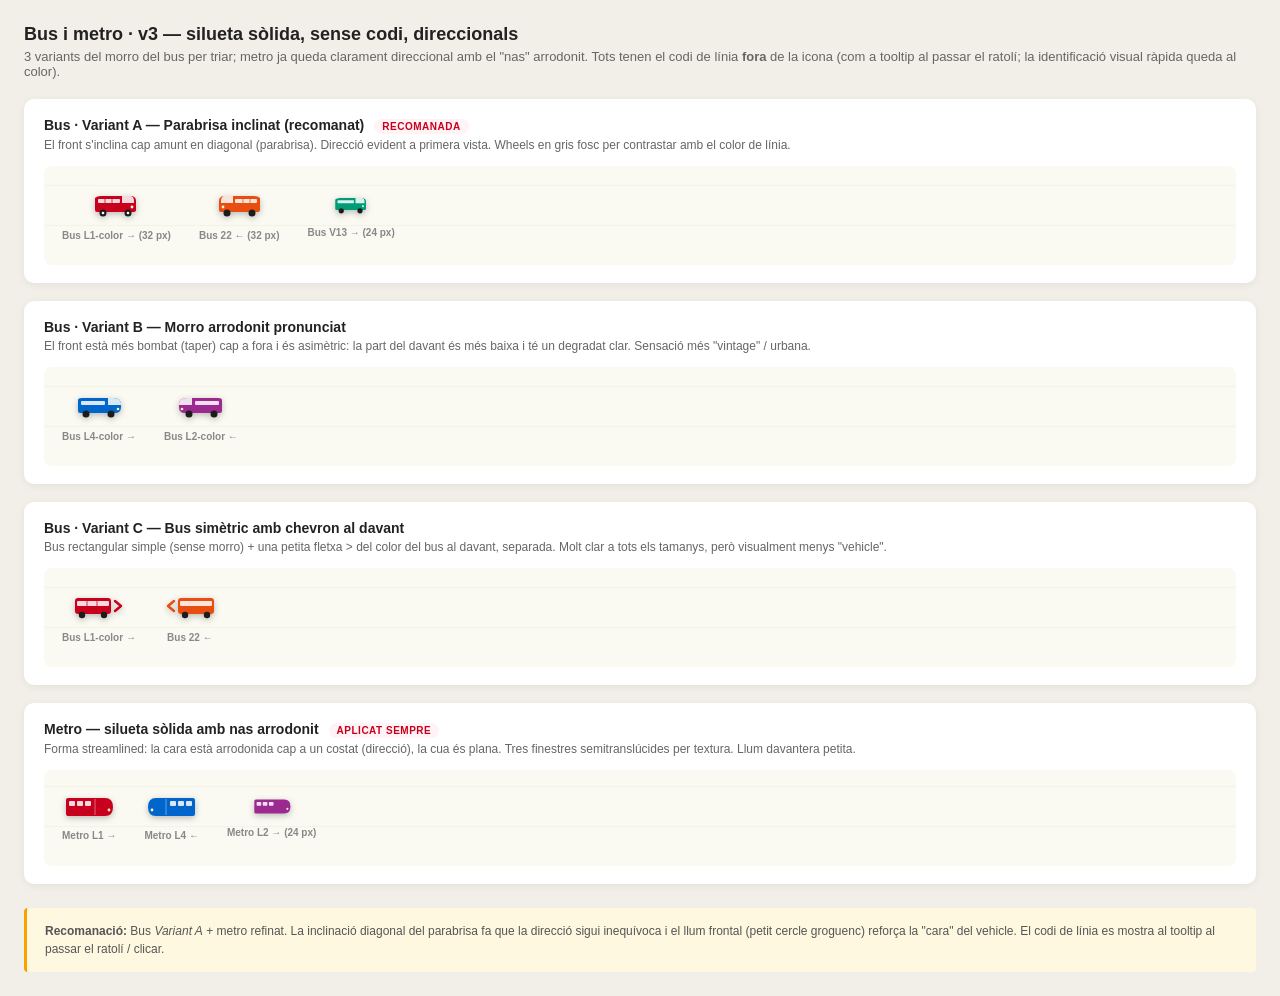
<file: mockup-vehicle-icons-v3.html>
<!DOCTYPE html>
<html lang="ca">
<head>
<meta charset="UTF-8" />
<meta name="viewport" content="width=device-width, initial-scale=1.0" />
<title>Bus i metro – v3 (silueta sòlida, sense codi, direccionals)</title>
<style>
  * { box-sizing: border-box; margin: 0; padding: 0; }
  body {
    font-family: -apple-system, BlinkMacSystemFont, 'Segoe UI', sans-serif;
    background: #f2efe9;
    padding: 24px;
    color: #222;
  }
  h1 { font-size: 18px; margin-bottom: 4px; }
  .lead { color: #666; font-size: 13px; margin-bottom: 20px; }

  .option {
    background: white;
    border-radius: 10px;
    box-shadow: 0 2px 8px rgba(0,0,0,0.06);
    padding: 18px 20px;
    margin-bottom: 18px;
  }
  .option-head {
    display: flex;
    align-items: baseline;
    gap: 10px;
    margin-bottom: 4px;
  }
  .option-head h2 { font-size: 14px; font-weight: 800; color: #222; }
  .option-head .tag {
    font-size: 10px;
    font-weight: 700;
    color: #c8001e;
    background: #fff3f5;
    padding: 2px 8px;
    border-radius: 999px;
    text-transform: uppercase;
    letter-spacing: 0.5px;
  }
  .option p { color: #666; font-size: 12px; margin-bottom: 14px; }

  .preview-row {
    display: flex;
    gap: 28px;
    align-items: center;
    flex-wrap: wrap;
    margin-top: 12px;
    padding: 24px 18px;
    background:
      repeating-linear-gradient(0deg, #fafaf3, #fafaf3 39px, #efe9d8 40px),
      repeating-linear-gradient(90deg, #fafaf3, #fafaf3 39px, #efe9d8 40px);
    border-radius: 8px;
    min-height: 96px;
  }
  .preview-item { text-align: center; }
  .preview-item .caption {
    margin-top: 8px;
    font-size: 10px;
    color: #888;
    font-weight: 600;
  }
  .icon-wrap {
    display: inline-flex;
    filter: drop-shadow(0 2px 3px rgba(0,0,0,0.25));
  }
  .flip { transform: scaleX(-1); }
  .size-label { font-size: 9px; color: #aaa; margin-top: 2px; }

  .footer-note {
    margin-top: 24px;
    padding: 14px 18px;
    background: #fff8e1;
    border-left: 3px solid #f4a300;
    border-radius: 4px;
    font-size: 12px;
    color: #555;
    line-height: 1.5;
  }
</style>
</head>
<body>

<h1>Bus i metro · v3 — silueta sòlida, sense codi, direccionals</h1>
<p class="lead">3 variants del morro del bus per triar; metro ja queda clarament direccional amb el "nas" arrodonit. Tots tenen el codi de línia <strong>fora</strong> de la icona (com a tooltip al passar el ratolí; la identificació visual ràpida queda al color).</p>

<!-- BUS variant A: angled windshield -->
<div class="option">
  <div class="option-head">
    <h2>Bus · Variant A — Parabrisa inclinat (recomanat)</h2>
    <span class="tag">Recomanada</span>
  </div>
  <p>El front s'inclina cap amunt en diagonal (parabrisa). Direcció evident a primera vista. Wheels en gris fosc per contrastar amb el color de línia.</p>
  <div class="preview-row">
    <div class="preview-item">
      <span class="icon-wrap">
        <svg width="48" height="28" viewBox="0 0 48 28">
          <!-- body with slanted front -->
          <path d="M3 8 L3 20 Q3 22 5 22 L42 22 Q44 22 44 20 L44 11 Q44 6 38 6 L9 6 Q5 6 3 8 Z" fill="#C8001E"/>
          <!-- windshield (lighter glass) -->
          <path d="M30 6 L38 6 Q42 6 42 11 L42 13 L30 13 Z" fill="rgba(255,255,255,0.85)"/>
          <!-- side windows -->
          <rect x="6" y="9" width="22" height="4" rx="1" fill="rgba(255,255,255,0.85)"/>
          <line x1="13" y1="9" x2="13" y2="13" stroke="#C8001E" stroke-width="0.8"/>
          <line x1="20" y1="9" x2="20" y2="13" stroke="#C8001E" stroke-width="0.8"/>
          <!-- headlight -->
          <circle cx="40" cy="17" r="1.4" fill="#fff7c2"/>
          <!-- wheels -->
          <circle cx="11" cy="23" r="3.5" fill="#1c1c1c"/>
          <circle cx="11" cy="23" r="1.3" fill="white"/>
          <circle cx="36" cy="23" r="3.5" fill="#1c1c1c"/>
          <circle cx="36" cy="23" r="1.3" fill="white"/>
        </svg>
      </span>
      <div class="caption">Bus L1-color → (32 px)</div>
    </div>
    <div class="preview-item">
      <span class="icon-wrap flip">
        <svg width="48" height="28" viewBox="0 0 48 28">
          <path d="M3 8 L3 20 Q3 22 5 22 L42 22 Q44 22 44 20 L44 11 Q44 6 38 6 L9 6 Q5 6 3 8 Z" fill="#E84E0F"/>
          <path d="M30 6 L38 6 Q42 6 42 11 L42 13 L30 13 Z" fill="rgba(255,255,255,0.85)"/>
          <rect x="6" y="9" width="22" height="4" rx="1" fill="rgba(255,255,255,0.85)"/>
          <line x1="13" y1="9" x2="13" y2="13" stroke="#E84E0F" stroke-width="0.8"/>
          <line x1="20" y1="9" x2="20" y2="13" stroke="#E84E0F" stroke-width="0.8"/>
          <circle cx="40" cy="17" r="1.4" fill="#fff7c2"/>
          <circle cx="11" cy="23" r="3.5" fill="#1c1c1c"/>
          <circle cx="36" cy="23" r="3.5" fill="#1c1c1c"/>
        </svg>
      </span>
      <div class="caption">Bus 22 ← (32 px)</div>
    </div>
    <div class="preview-item">
      <span class="icon-wrap">
        <svg width="36" height="22" viewBox="0 0 48 28">
          <path d="M3 8 L3 20 Q3 22 5 22 L42 22 Q44 22 44 20 L44 11 Q44 6 38 6 L9 6 Q5 6 3 8 Z" fill="#009B77"/>
          <path d="M30 6 L38 6 Q42 6 42 11 L42 13 L30 13 Z" fill="rgba(255,255,255,0.85)"/>
          <rect x="6" y="9" width="22" height="4" rx="1" fill="rgba(255,255,255,0.85)"/>
          <circle cx="40" cy="17" r="1.4" fill="#fff7c2"/>
          <circle cx="11" cy="23" r="3.5" fill="#1c1c1c"/>
          <circle cx="36" cy="23" r="3.5" fill="#1c1c1c"/>
        </svg>
      </span>
      <div class="caption">Bus V13 → (24 px)</div>
    </div>
  </div>
</div>

<!-- BUS variant B: pronounced rounded nose -->
<div class="option">
  <div class="option-head">
    <h2>Bus · Variant B — Morro arrodonit pronunciat</h2>
  </div>
  <p>El front està més bombat (taper) cap a fora i és asimètric: la part del davant és més baixa i té un degradat clar. Sensació més "vintage" / urbana.</p>
  <div class="preview-row">
    <div class="preview-item">
      <span class="icon-wrap">
        <svg width="48" height="28" viewBox="0 0 48 28">
          <path d="M3 9 L3 20 Q3 22 5 22 L40 22 Q46 22 46 16 L46 13 Q46 7 38 7 L7 7 Q3 7 3 9 Z" fill="#0066CC"/>
          <path d="M38 7 Q46 7 46 13 L46 14 L33 14 L33 7 Z" fill="rgba(255,255,255,0.85)"/>
          <rect x="6" y="10" width="24" height="4" rx="1" fill="rgba(255,255,255,0.85)"/>
          <circle cx="43" cy="18" r="1.3" fill="#fff7c2"/>
          <circle cx="11" cy="23" r="3.5" fill="#1c1c1c"/>
          <circle cx="36" cy="23" r="3.5" fill="#1c1c1c"/>
        </svg>
      </span>
      <div class="caption">Bus L4-color →</div>
    </div>
    <div class="preview-item">
      <span class="icon-wrap flip">
        <svg width="48" height="28" viewBox="0 0 48 28">
          <path d="M3 9 L3 20 Q3 22 5 22 L40 22 Q46 22 46 16 L46 13 Q46 7 38 7 L7 7 Q3 7 3 9 Z" fill="#9B2990"/>
          <path d="M38 7 Q46 7 46 13 L46 14 L33 14 L33 7 Z" fill="rgba(255,255,255,0.85)"/>
          <rect x="6" y="10" width="24" height="4" rx="1" fill="rgba(255,255,255,0.85)"/>
          <circle cx="43" cy="18" r="1.3" fill="#fff7c2"/>
          <circle cx="11" cy="23" r="3.5" fill="#1c1c1c"/>
          <circle cx="36" cy="23" r="3.5" fill="#1c1c1c"/>
        </svg>
      </span>
      <div class="caption">Bus L2-color ←</div>
    </div>
  </div>
</div>

<!-- BUS variant C: chevron prefix -->
<div class="option">
  <div class="option-head">
    <h2>Bus · Variant C — Bus simètric amb chevron al davant</h2>
  </div>
  <p>Bus rectangular simple (sense morro) + una petita fletxa &gt; del color del bus al davant, separada. Molt clar a tots els tamanys, però visualment menys "vehicle".</p>
  <div class="preview-row">
    <div class="preview-item">
      <span class="icon-wrap">
        <svg width="52" height="28" viewBox="0 0 52 28">
          <rect x="2" y="6" width="36" height="16" rx="3" fill="#C8001E"/>
          <rect x="4" y="9" width="32" height="5" rx="1" fill="rgba(255,255,255,0.85)"/>
          <line x1="14" y1="9" x2="14" y2="14" stroke="#C8001E" stroke-width="0.8"/>
          <line x1="24" y1="9" x2="24" y2="14" stroke="#C8001E" stroke-width="0.8"/>
          <circle cx="9" cy="23" r="3.2" fill="#1c1c1c"/>
          <circle cx="31" cy="23" r="3.2" fill="#1c1c1c"/>
          <!-- chevron arrow -->
          <path d="M42 9 L48 14 L42 19" fill="none" stroke="#C8001E" stroke-width="2.5" stroke-linecap="round" stroke-linejoin="round"/>
        </svg>
      </span>
      <div class="caption">Bus L1-color →</div>
    </div>
    <div class="preview-item">
      <span class="icon-wrap flip">
        <svg width="52" height="28" viewBox="0 0 52 28">
          <rect x="2" y="6" width="36" height="16" rx="3" fill="#E84E0F"/>
          <rect x="4" y="9" width="32" height="5" rx="1" fill="rgba(255,255,255,0.85)"/>
          <circle cx="9" cy="23" r="3.2" fill="#1c1c1c"/>
          <circle cx="31" cy="23" r="3.2" fill="#1c1c1c"/>
          <path d="M42 9 L48 14 L42 19" fill="none" stroke="#E84E0F" stroke-width="2.5" stroke-linecap="round" stroke-linejoin="round"/>
        </svg>
      </span>
      <div class="caption">Bus 22 ←</div>
    </div>
  </div>
</div>

<!-- METRO refined -->
<div class="option">
  <div class="option-head">
    <h2>Metro — silueta sòlida amb nas arrodonit</h2>
    <span class="tag">Aplicat sempre</span>
  </div>
  <p>Forma streamlined: la cara està arrodonida cap a un costat (direcció), la cua és plana. Tres finestres semitranslúcides per textura. Llum davantera petita.</p>
  <div class="preview-row">
    <div class="preview-item">
      <span class="icon-wrap">
        <svg width="52" height="22" viewBox="0 0 52 22">
          <path d="M3 4 Q3 2 5 2 L42 2 Q50 2 50 11 Q50 20 42 20 L5 20 Q3 20 3 18 Z" fill="#C8001E"/>
          <rect x="6" y="5" width="6" height="5" rx="1" fill="rgba(255,255,255,0.85)"/>
          <rect x="14" y="5" width="6" height="5" rx="1" fill="rgba(255,255,255,0.85)"/>
          <rect x="22" y="5" width="6" height="5" rx="1" fill="rgba(255,255,255,0.85)"/>
          <circle cx="46" cy="14" r="1.4" fill="#fff7c2"/>
          <line x1="32" y1="3" x2="32" y2="19" stroke="rgba(255,255,255,0.4)" stroke-width="1"/>
        </svg>
      </span>
      <div class="caption">Metro L1 →</div>
    </div>
    <div class="preview-item">
      <span class="icon-wrap flip">
        <svg width="52" height="22" viewBox="0 0 52 22">
          <path d="M3 4 Q3 2 5 2 L42 2 Q50 2 50 11 Q50 20 42 20 L5 20 Q3 20 3 18 Z" fill="#0066CC"/>
          <rect x="6" y="5" width="6" height="5" rx="1" fill="rgba(255,255,255,0.85)"/>
          <rect x="14" y="5" width="6" height="5" rx="1" fill="rgba(255,255,255,0.85)"/>
          <rect x="22" y="5" width="6" height="5" rx="1" fill="rgba(255,255,255,0.85)"/>
          <circle cx="46" cy="14" r="1.4" fill="#fff7c2"/>
          <line x1="32" y1="3" x2="32" y2="19" stroke="rgba(255,255,255,0.4)" stroke-width="1"/>
        </svg>
      </span>
      <div class="caption">Metro L4 ←</div>
    </div>
    <div class="preview-item">
      <span class="icon-wrap">
        <svg width="40" height="17" viewBox="0 0 52 22">
          <path d="M3 4 Q3 2 5 2 L42 2 Q50 2 50 11 Q50 20 42 20 L5 20 Q3 20 3 18 Z" fill="#9B2990"/>
          <rect x="6" y="5" width="6" height="5" rx="1" fill="rgba(255,255,255,0.85)"/>
          <rect x="14" y="5" width="6" height="5" rx="1" fill="rgba(255,255,255,0.85)"/>
          <rect x="22" y="5" width="6" height="5" rx="1" fill="rgba(255,255,255,0.85)"/>
          <circle cx="46" cy="14" r="1.4" fill="#fff7c2"/>
        </svg>
      </span>
      <div class="caption">Metro L2 → (24 px)</div>
    </div>
  </div>
</div>

<div class="footer-note">
  <strong>Recomanació:</strong> Bus <em>Variant A</em> + metro refinat. La inclinació diagonal del parabrisa fa que la direcció sigui inequívoca i el llum frontal (petit cercle groguenc) reforça la "cara" del vehicle. El codi de línia es mostra al tooltip al passar el ratolí / clicar.
</div>

</body>
</html>
</file>
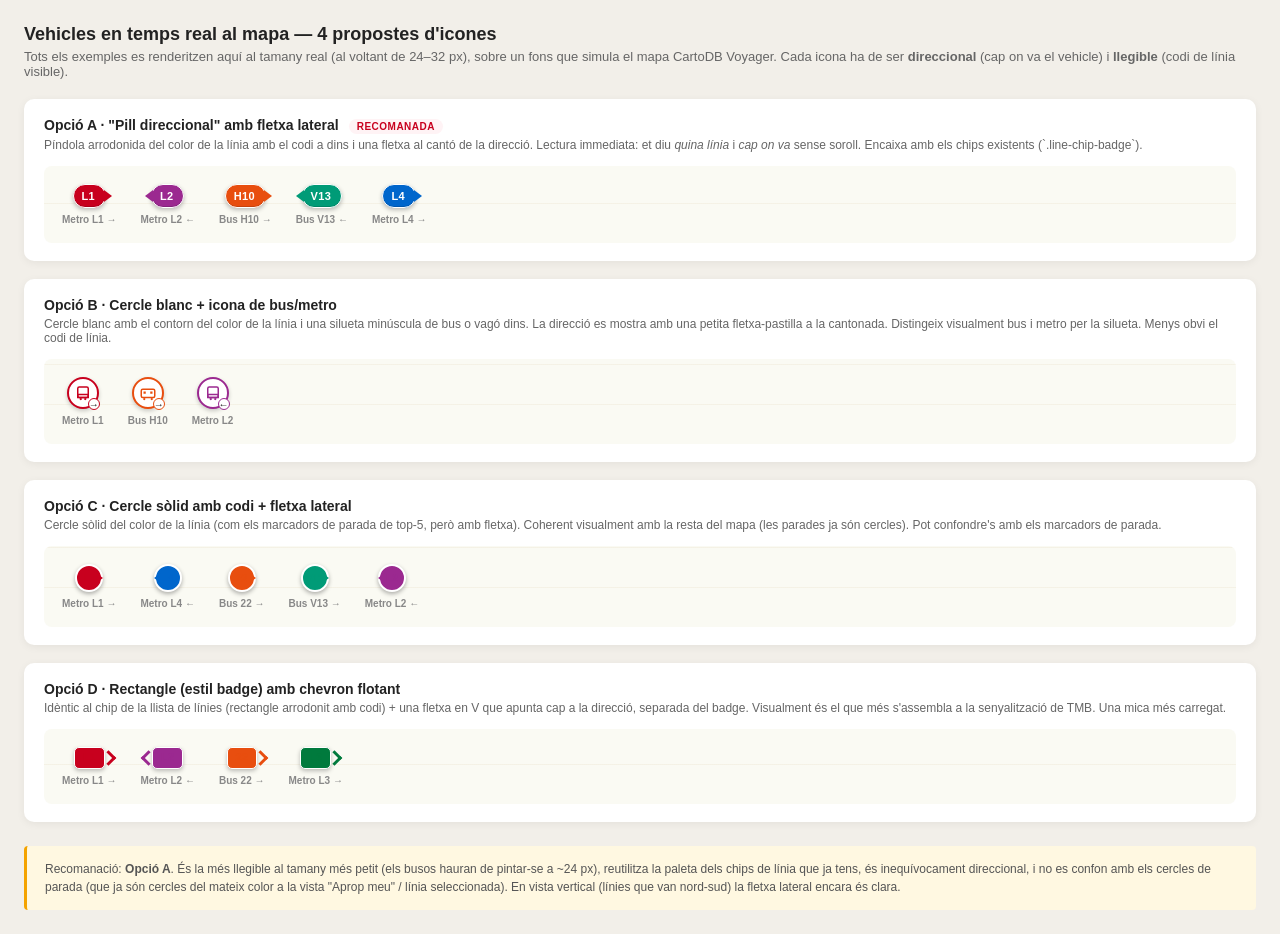
<file: mockup-vehicle-icons.html>
<!DOCTYPE html>
<html lang="ca">
<head>
<meta charset="UTF-8" />
<meta name="viewport" content="width=device-width, initial-scale=1.0" />
<title>Vehicles en temps real — Propostes d'icones</title>
<style>
  * { box-sizing: border-box; margin: 0; padding: 0; }
  body {
    font-family: -apple-system, BlinkMacSystemFont, 'Segoe UI', sans-serif;
    background: #f2efe9;
    padding: 24px;
    color: #222;
  }
  h1 { font-size: 18px; margin-bottom: 4px; }
  .lead { color: #666; font-size: 13px; margin-bottom: 20px; }

  .option {
    background: white;
    border-radius: 10px;
    box-shadow: 0 2px 8px rgba(0,0,0,0.06);
    padding: 18px 20px;
    margin-bottom: 18px;
  }
  .option-head {
    display: flex;
    align-items: baseline;
    gap: 10px;
    margin-bottom: 4px;
  }
  .option-head h2 { font-size: 14px; font-weight: 800; color: #222; }
  .option-head .tag {
    font-size: 10px;
    font-weight: 700;
    color: #c8001e;
    background: #fff3f5;
    padding: 2px 8px;
    border-radius: 999px;
    text-transform: uppercase;
    letter-spacing: 0.5px;
  }
  .option p { color: #666; font-size: 12px; margin-bottom: 14px; }

  .preview-row {
    display: flex;
    gap: 24px;
    align-items: center;
    flex-wrap: wrap;
    margin-top: 12px;
    padding: 18px;
    background:
      repeating-linear-gradient(0deg, #fafaf3, #fafaf3 39px, #efe9d8 40px),
      repeating-linear-gradient(90deg, #fafaf3, #fafaf3 39px, #efe9d8 40px);
    border-radius: 8px;
  }
  .preview-item { text-align: center; }
  .preview-item .caption {
    margin-top: 6px;
    font-size: 10px;
    color: #888;
    font-weight: 600;
  }

  /* ------- OPTION 1: Directional pill ------- */
  .pill {
    display: inline-flex;
    align-items: center;
    height: 24px;
    padding: 0 10px 0 8px;
    border-radius: 12px;
    color: white;
    font-size: 11px;
    font-weight: 800;
    letter-spacing: 0.3px;
    position: relative;
    box-shadow: 0 2px 4px rgba(0,0,0,0.25), inset 0 -1px 0 rgba(0,0,0,0.15);
    border: 1.5px solid white;
  }
  .pill::after {
    content: '';
    position: absolute;
    right: -7px;
    top: 50%;
    transform: translateY(-50%);
    width: 0;
    height: 0;
    border-top: 6px solid transparent;
    border-bottom: 6px solid transparent;
    border-left: 8px solid currentColor;
    /* override color via inline style */
  }
  .pill.left::after { right: auto; left: -7px; border-left: 0; border-right: 8px solid currentColor; }
  .pill.up { writing-mode: vertical-rl; }
  .pill .label { display: inline-block; }

  /* ------- OPTION 2: Minimal silhouette ------- */
  .silhouette {
    width: 32px;
    height: 32px;
    border-radius: 50%;
    background: white;
    border: 2px solid;
    display: inline-flex;
    align-items: center;
    justify-content: center;
    box-shadow: 0 2px 4px rgba(0,0,0,0.2);
    position: relative;
  }
  .silhouette svg { display: block; }
  .silhouette .dir {
    position: absolute;
    bottom: -3px;
    right: -3px;
    width: 12px;
    height: 12px;
    background: white;
    border-radius: 50%;
    display: flex;
    align-items: center;
    justify-content: center;
    font-size: 10px;
    color: #222;
    border: 1.5px solid;
  }

  /* ------- OPTION 3: Solid circle with code ------- */
  .badge-circle {
    width: 28px;
    height: 28px;
    border-radius: 50%;
    color: white;
    font-size: 10px;
    font-weight: 800;
    display: inline-flex;
    align-items: center;
    justify-content: center;
    border: 2.5px solid white;
    box-shadow: 0 2px 4px rgba(0,0,0,0.3);
    position: relative;
  }
  .badge-circle::after {
    content: '';
    position: absolute;
    right: -2px;
    top: 50%;
    transform: translateY(-50%);
    width: 0;
    height: 0;
    border-top: 5px solid transparent;
    border-bottom: 5px solid transparent;
    border-left: 7px solid currentColor;
  }
  .badge-circle.left::after { right: auto; left: -2px; border-left: 0; border-right: 7px solid currentColor; }

  /* ------- OPTION 4: Pill with floating arrow ------- */
  .pill-rect {
    display: inline-block;
    height: 22px;
    line-height: 19px;
    padding: 0 8px;
    border-radius: 5px;
    color: white;
    font-size: 11px;
    font-weight: 800;
    text-align: center;
    min-width: 26px;
    border: 1.5px solid white;
    box-shadow: 0 2px 4px rgba(0,0,0,0.25);
    position: relative;
  }
  .pill-rect::after {
    content: '';
    position: absolute;
    top: 50%;
    right: -10px;
    transform: translateY(-50%);
    width: 8px;
    height: 8px;
    border: solid currentColor;
    border-width: 0 3px 3px 0;
    transform: translateY(-50%) rotate(-45deg);
  }
  .pill-rect.left::after { right: auto; left: -10px; transform: translateY(-50%) rotate(135deg); }

  .footer-note {
    margin-top: 24px;
    padding: 14px 18px;
    background: #fff8e1;
    border-left: 3px solid #f4a300;
    border-radius: 4px;
    font-size: 12px;
    color: #555;
    line-height: 1.5;
  }
</style>
</head>
<body>

<h1>Vehicles en temps real al mapa — 4 propostes d'icones</h1>
<p class="lead">Tots els exemples es renderitzen aquí al tamany real (al voltant de 24–32 px), sobre un fons que simula el mapa CartoDB Voyager. Cada icona ha de ser <strong>direccional</strong> (cap on va el vehicle) i <strong>llegible</strong> (codi de línia visible).</p>

<!-- OPTION 1 -->
<div class="option">
  <div class="option-head">
    <h2>Opció A · "Pill direccional" amb fletxa lateral</h2>
    <span class="tag">Recomanada</span>
  </div>
  <p>Píndola arrodonida del color de la línia amb el codi a dins i una fletxa al cantó de la direcció. Lectura immediata: et diu <em>quina línia</em> i <em>cap on va</em> sense soroll. Encaixa amb els chips existents (`.line-chip-badge`).</p>
  <div class="preview-row">
    <div class="preview-item"><span class="pill" style="background:#C8001E; color:#C8001E;"><span class="label" style="color:white">L1</span></span><div class="caption">Metro L1 →</div></div>
    <div class="preview-item"><span class="pill left" style="background:#9B2990; color:#9B2990;"><span class="label" style="color:white">L2</span></span><div class="caption">Metro L2 ←</div></div>
    <div class="preview-item"><span class="pill" style="background:#E84E0F; color:#E84E0F;"><span class="label" style="color:white">H10</span></span><div class="caption">Bus H10 →</div></div>
    <div class="preview-item"><span class="pill left" style="background:#009B77; color:#009B77;"><span class="label" style="color:white">V13</span></span><div class="caption">Bus V13 ←</div></div>
    <div class="preview-item"><span class="pill" style="background:#0066CC; color:#0066CC;"><span class="label" style="color:white">L4</span></span><div class="caption">Metro L4 →</div></div>
  </div>
</div>

<!-- OPTION 2 -->
<div class="option">
  <div class="option-head">
    <h2>Opció B · Cercle blanc + icona de bus/metro</h2>
  </div>
  <p>Cercle blanc amb el contorn del color de la línia i una silueta minúscula de bus o vagó dins. La direcció es mostra amb una petita fletxa-pastilla a la cantonada. Distingeix visualment bus i metro per la silueta. Menys obvi el codi de línia.</p>
  <div class="preview-row">
    <div class="preview-item">
      <span class="silhouette" style="border-color:#C8001E; color:#C8001E">
        <svg width="18" height="18" viewBox="0 0 24 24" fill="none"><rect x="5" y="4" width="14" height="14" rx="2" stroke="#C8001E" stroke-width="2"/><rect x="5" y="14" width="14" height="4" stroke="#C8001E" stroke-width="2"/><circle cx="9" cy="20" r="1.5" fill="#C8001E"/><circle cx="15" cy="20" r="1.5" fill="#C8001E"/></svg>
        <span class="dir" style="border-color:#C8001E">→</span>
      </span>
      <div class="caption">Metro L1</div>
    </div>
    <div class="preview-item">
      <span class="silhouette" style="border-color:#E84E0F; color:#E84E0F">
        <svg width="18" height="18" viewBox="0 0 24 24" fill="none"><rect x="3" y="7" width="18" height="11" rx="2" stroke="#E84E0F" stroke-width="2"/><circle cx="7" cy="20" r="1.5" fill="#E84E0F"/><circle cx="17" cy="20" r="1.5" fill="#E84E0F"/><rect x="6" y="10" width="3" height="3" fill="#E84E0F"/><rect x="15" y="10" width="3" height="3" fill="#E84E0F"/></svg>
        <span class="dir" style="border-color:#E84E0F">→</span>
      </span>
      <div class="caption">Bus H10</div>
    </div>
    <div class="preview-item">
      <span class="silhouette" style="border-color:#9B2990; color:#9B2990">
        <svg width="18" height="18" viewBox="0 0 24 24" fill="none"><rect x="5" y="4" width="14" height="14" rx="2" stroke="#9B2990" stroke-width="2"/><rect x="5" y="14" width="14" height="4" stroke="#9B2990" stroke-width="2"/><circle cx="9" cy="20" r="1.5" fill="#9B2990"/><circle cx="15" cy="20" r="1.5" fill="#9B2990"/></svg>
        <span class="dir" style="border-color:#9B2990">←</span>
      </span>
      <div class="caption">Metro L2</div>
    </div>
  </div>
</div>

<!-- OPTION 3 -->
<div class="option">
  <div class="option-head">
    <h2>Opció C · Cercle sòlid amb codi + fletxa lateral</h2>
  </div>
  <p>Cercle sòlid del color de la línia (com els marcadors de parada de top-5, però amb fletxa). Coherent visualment amb la resta del mapa (les parades ja són cercles). Pot confondre's amb els marcadors de parada.</p>
  <div class="preview-row">
    <div class="preview-item"><span class="badge-circle" style="background:#C8001E; color:#C8001E">L1</span><div class="caption">Metro L1 →</div></div>
    <div class="preview-item"><span class="badge-circle left" style="background:#0066CC; color:#0066CC">L4</span><div class="caption">Metro L4 ←</div></div>
    <div class="preview-item"><span class="badge-circle" style="background:#E84E0F; color:#E84E0F">22</span><div class="caption">Bus 22 →</div></div>
    <div class="preview-item"><span class="badge-circle" style="background:#009B77; color:#009B77">V13</span><div class="caption">Bus V13 →</div></div>
    <div class="preview-item"><span class="badge-circle left" style="background:#9B2990; color:#9B2990">L2</span><div class="caption">Metro L2 ←</div></div>
  </div>
</div>

<!-- OPTION 4 -->
<div class="option">
  <div class="option-head">
    <h2>Opció D · Rectangle (estil badge) amb chevron flotant</h2>
  </div>
  <p>Idèntic al chip de la llista de línies (rectangle arrodonit amb codi) + una fletxa en V que apunta cap a la direcció, separada del badge. Visualment és el que més s'assembla a la senyalització de TMB. Una mica més carregat.</p>
  <div class="preview-row">
    <div class="preview-item"><span class="pill-rect" style="background:#C8001E; color:#C8001E">L1</span><div class="caption">Metro L1 →</div></div>
    <div class="preview-item"><span class="pill-rect left" style="background:#9B2990; color:#9B2990">L2</span><div class="caption">Metro L2 ←</div></div>
    <div class="preview-item"><span class="pill-rect" style="background:#E84E0F; color:#E84E0F">22</span><div class="caption">Bus 22 →</div></div>
    <div class="preview-item"><span class="pill-rect" style="background:#007A3D; color:#007A3D">L3</span><div class="caption">Metro L3 →</div></div>
  </div>
</div>

<div class="footer-note">
  Recomanació: <strong>Opció A</strong>. És la més llegible al tamany més petit (els busos hauran de pintar-se a ~24 px), reutilitza la paleta dels chips de línia que ja tens, és inequívocament direccional, i no es confon amb els cercles de parada (que ja són cercles del mateix color a la vista "Aprop meu" / línia seleccionada). En vista vertical (línies que van nord-sud) la fletxa lateral encara és clara.
</div>

</body>
</html>
</file>
